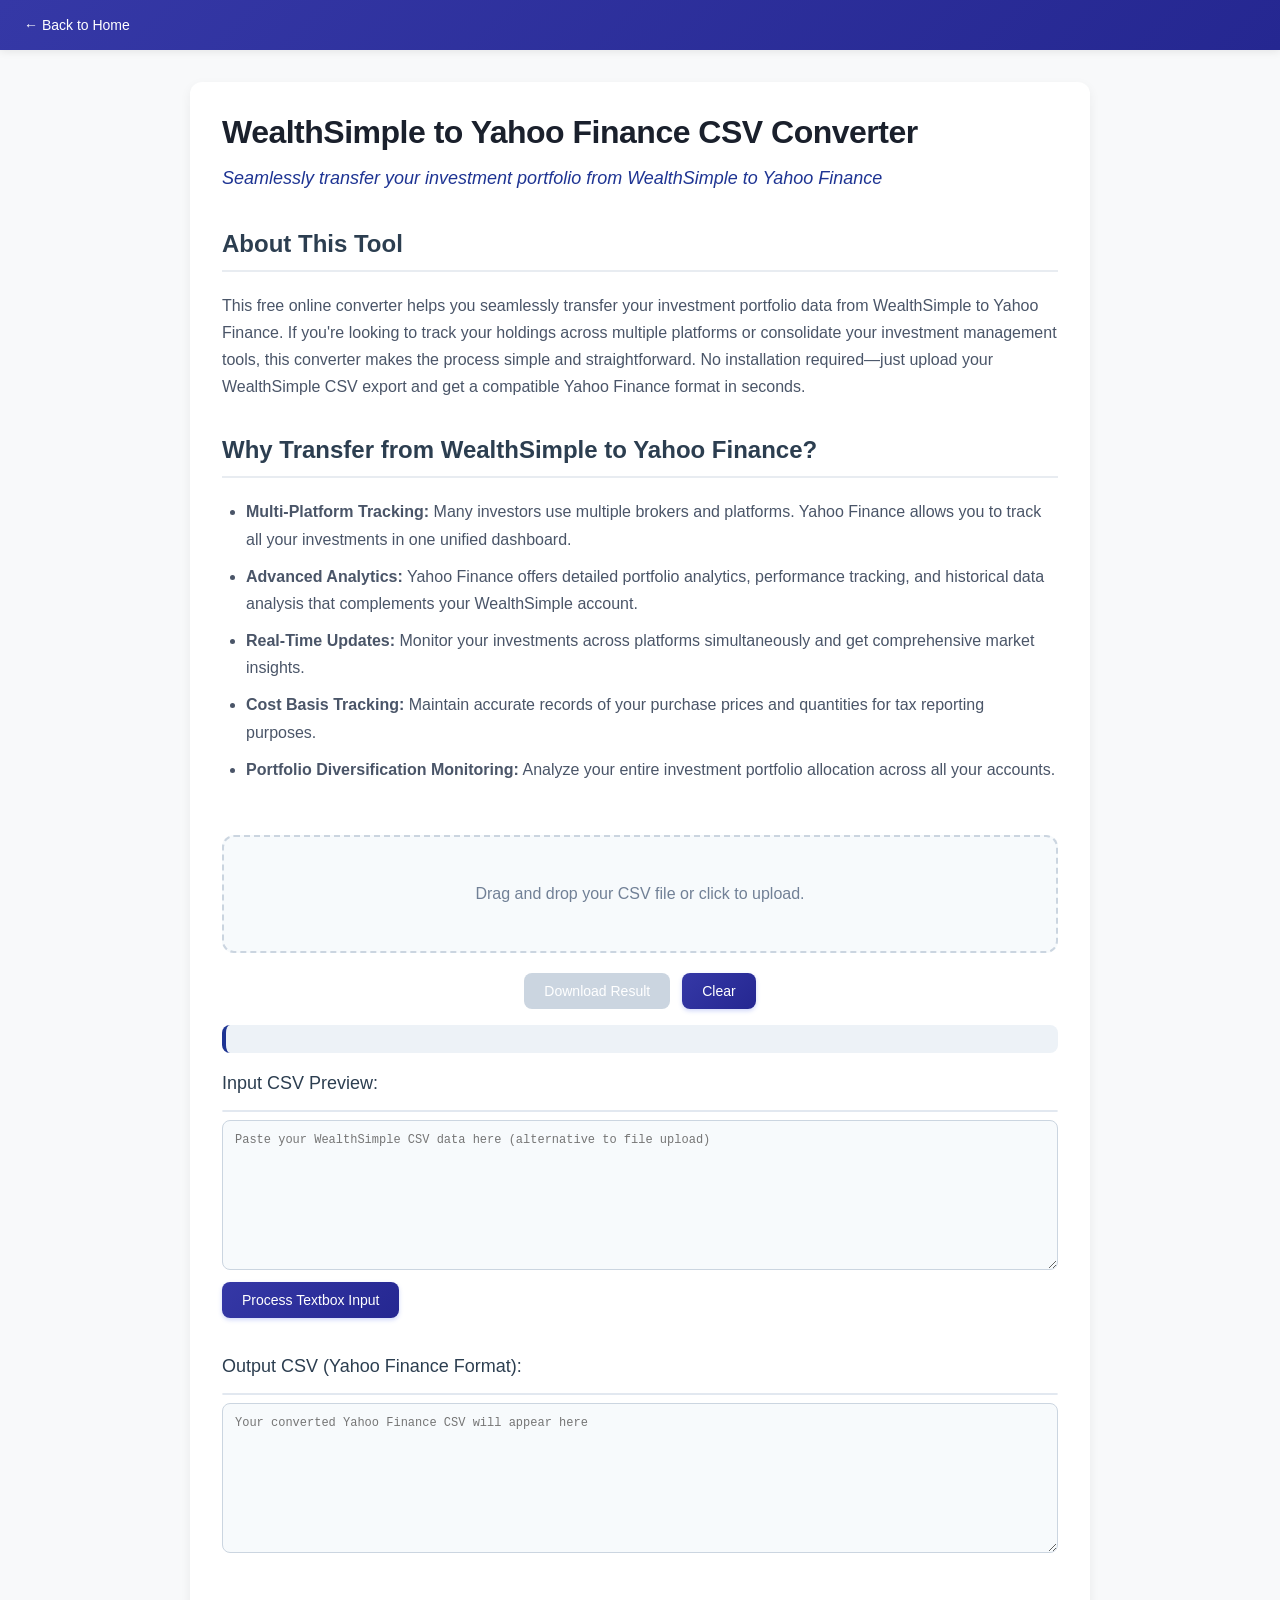
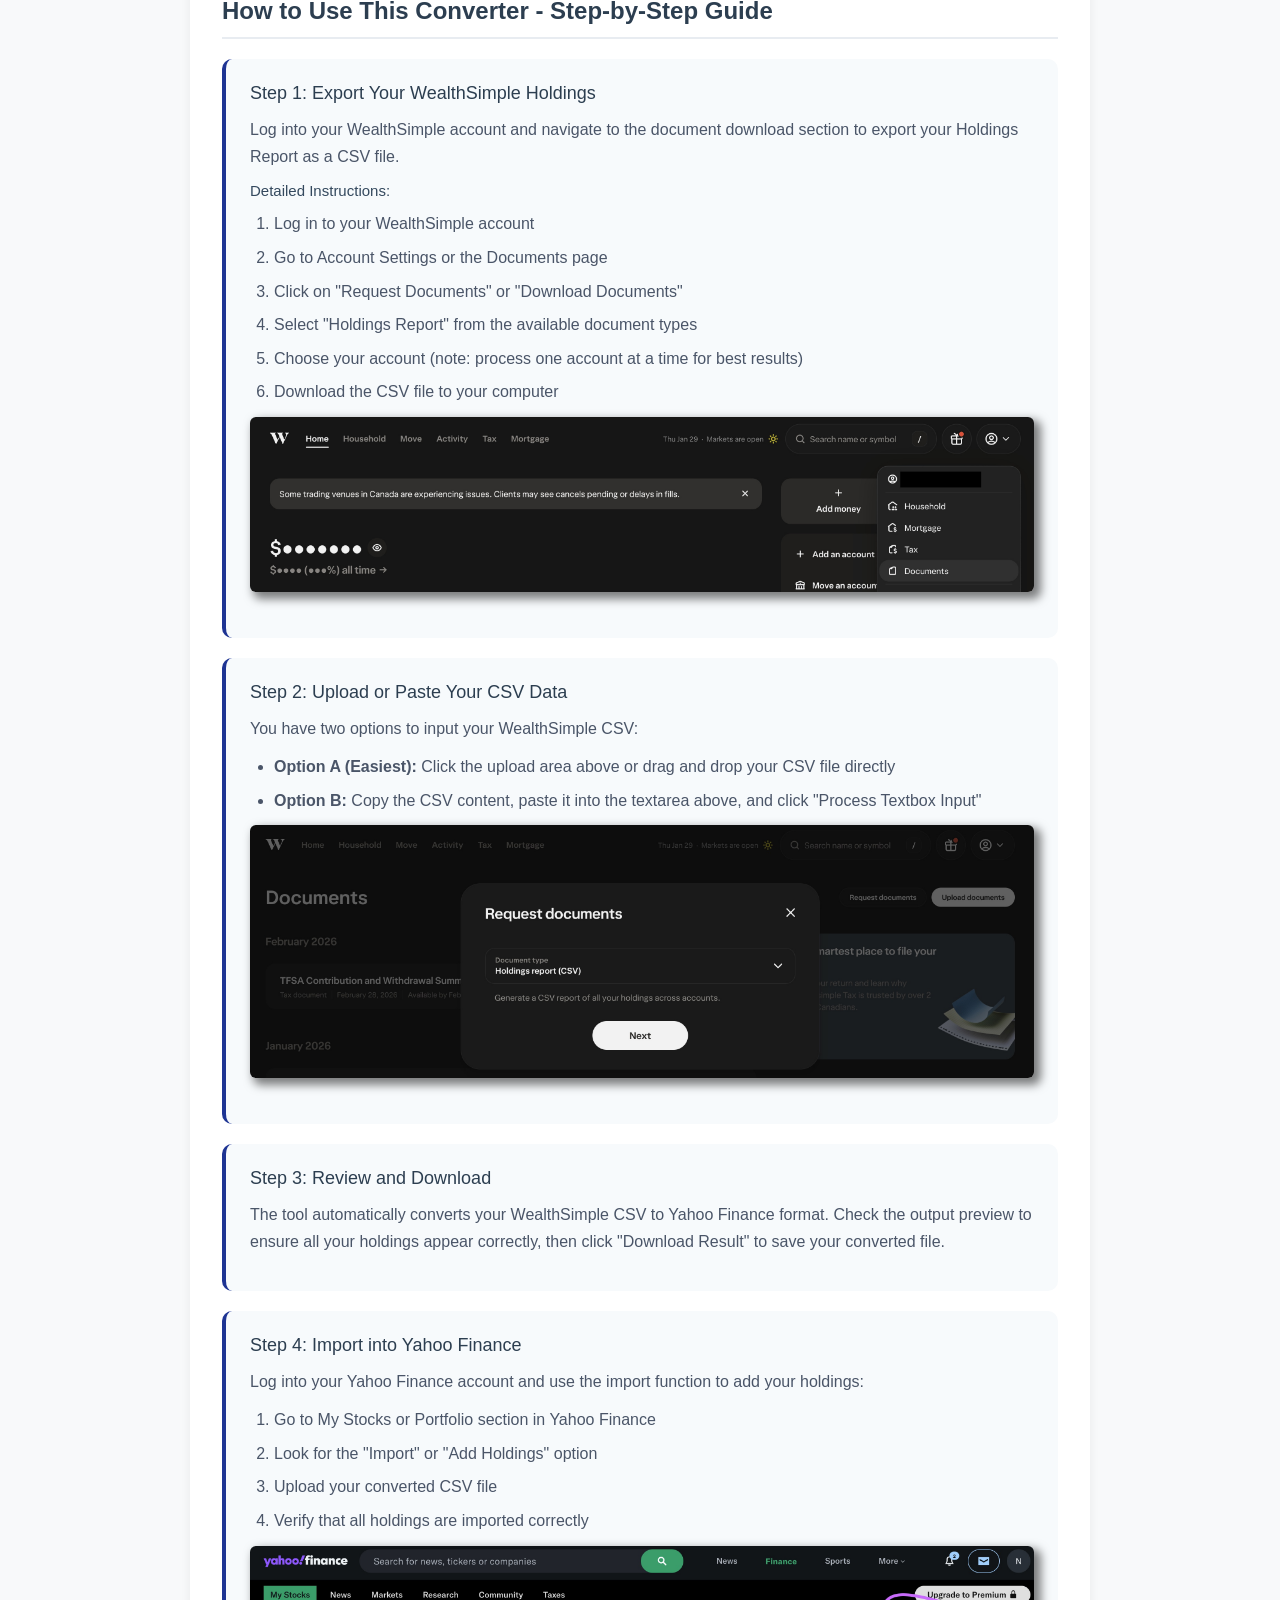
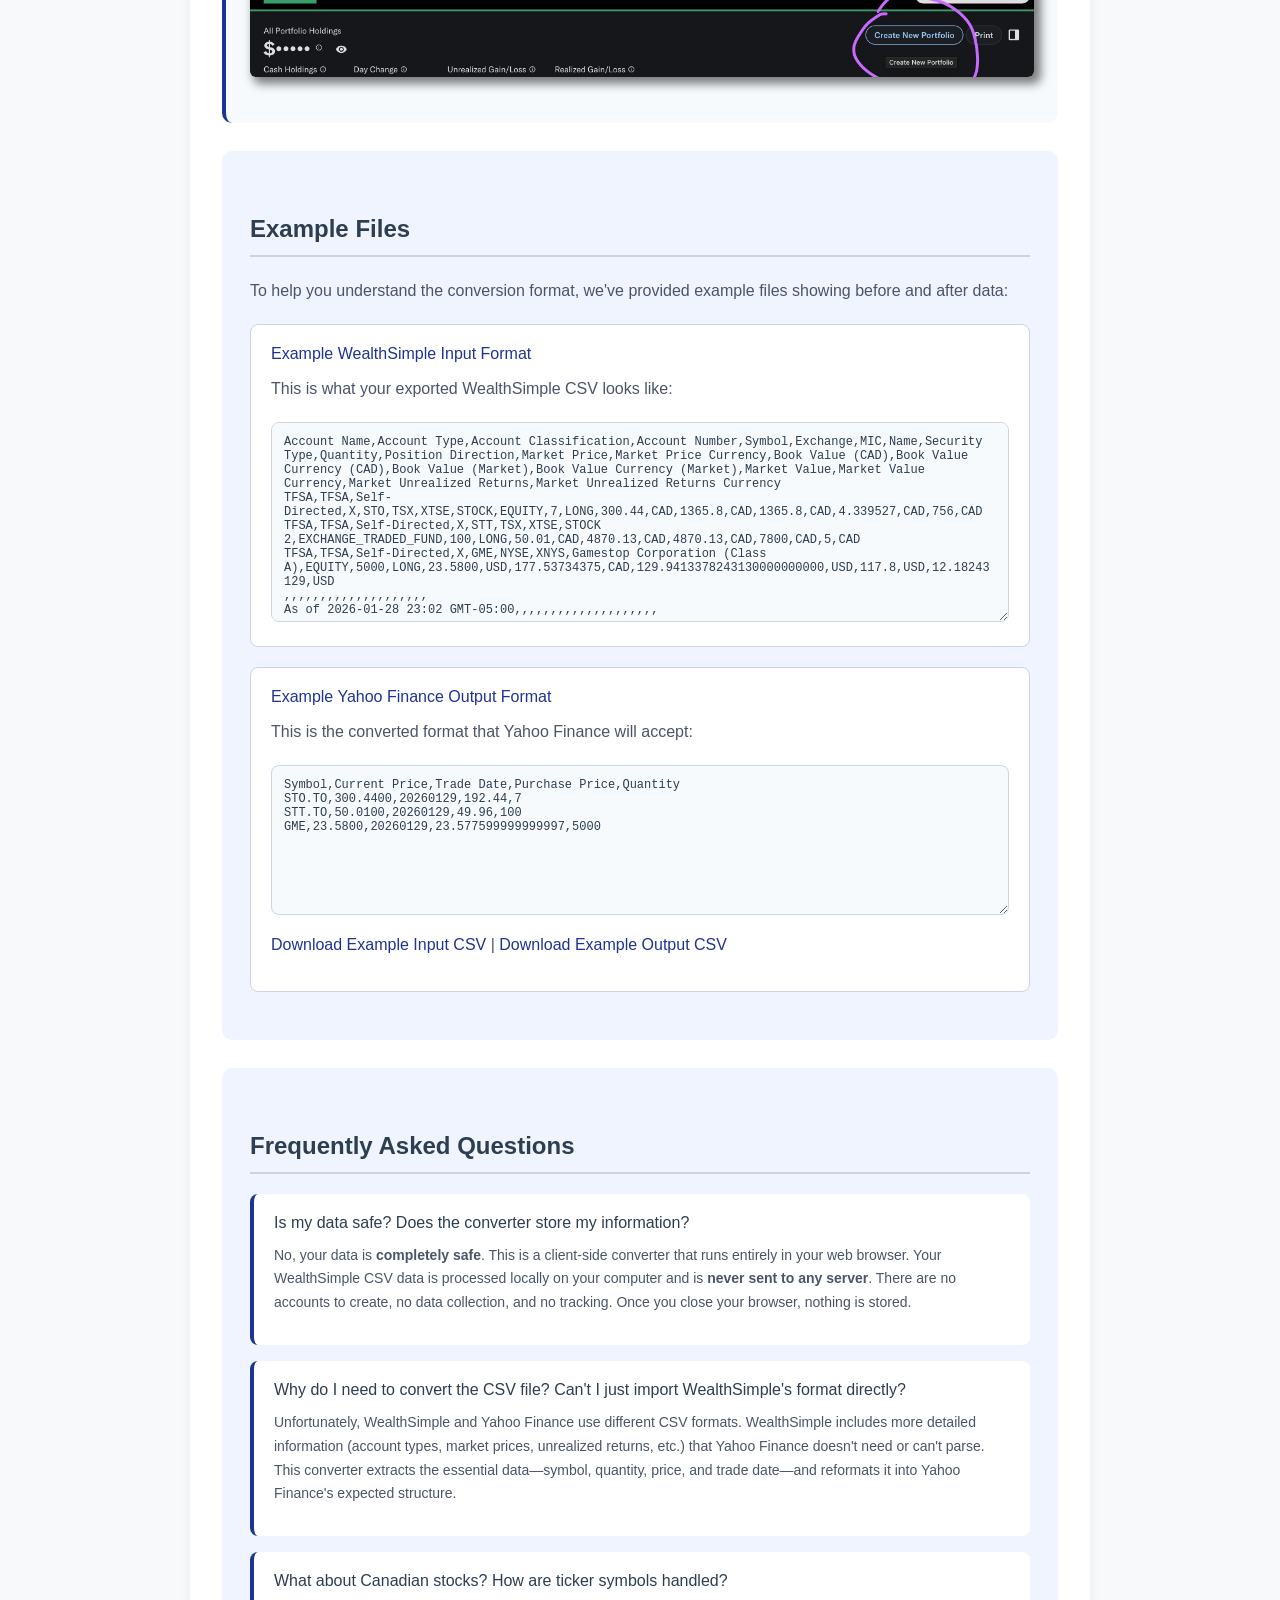
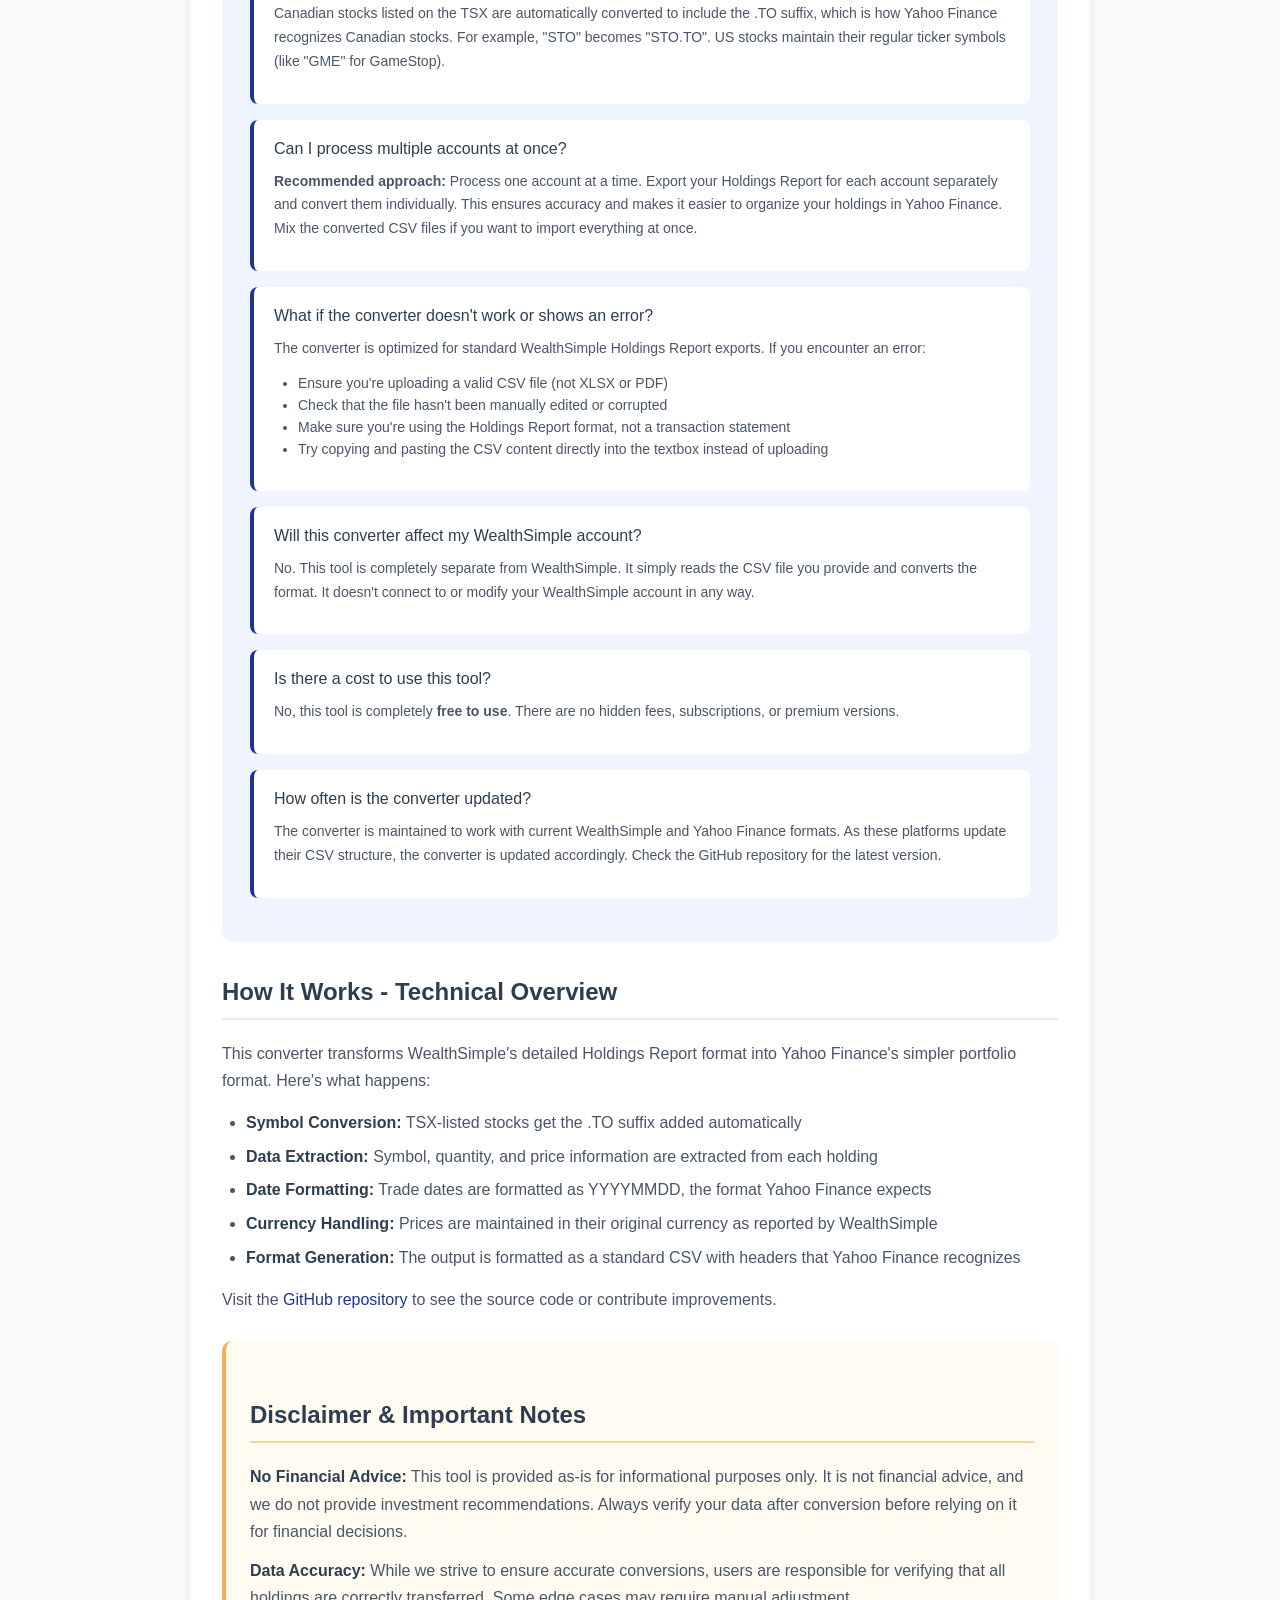
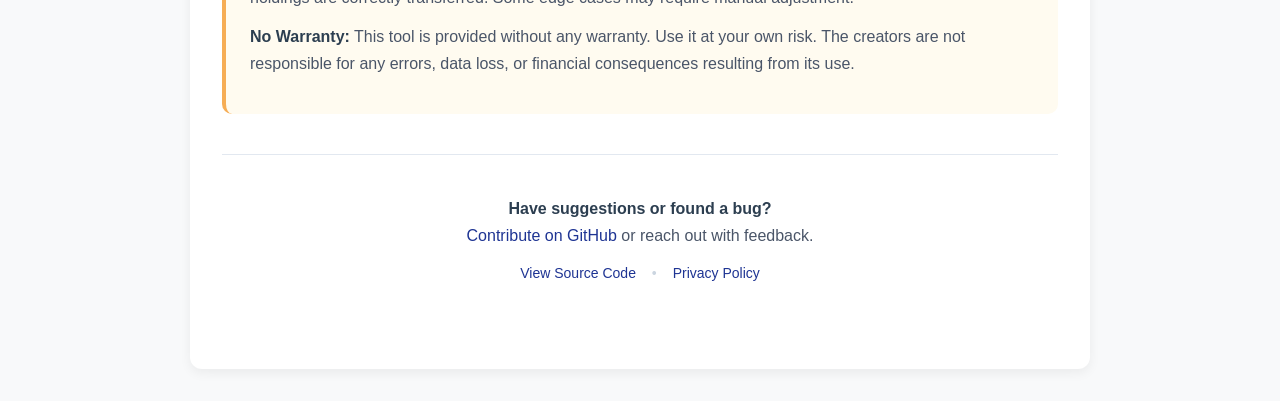
<file: index.html>
<!doctype html>
<html lang="en">
<head>
  <link rel="stylesheet" href="styles.css">
  <link rel="icon" type="image/png" href="favicon/" sizes="96x96" />
  <link rel="icon" type="image/svg+xml" href="favicon/favicon.svg" />
  <link rel="shortcut icon" href="favicon/" />
  <link rel="apple-touch-icon" sizes="180x180" href="favicon/" />
  <link rel="manifest" href="favicon/" />
  <meta name="google-adsense-account" content="ca-pub-1906901233572859">
  <meta charset="utf-8">
  <meta name="description" content="Free tool to convert WealthSimple CSV exports to Yahoo Finance compatible format. Easily transfer your investment portfolio data from WealthSimple to Yahoo Finance for portfolio tracking and analysis.">
  <meta name="keywords" content="WealthSimple, Yahoo Finance, CSV converter, portfolio transfer, investment tracking">
  <meta name="viewport" content="width=device-width,initial-scale=1">
  <title>WealthSimple to Yahoo Finance CSV Converter - Free Online Tool</title>

</head>
<body>
  <nav class="navbar">
    <a href="https://desanto.ca">← Back to Home</a>
  </nav>
  
  <div class="container">
    <h1>WealthSimple to Yahoo Finance CSV Converter</h1>
    <p class="tagline">Seamlessly transfer your investment portfolio from WealthSimple to Yahoo Finance</p>
    <section class="content-intro">
      <h2>About This Tool</h2>
      <p>
        This free online converter helps you seamlessly transfer your investment portfolio data from WealthSimple to Yahoo Finance. 
        If you're looking to track your holdings across multiple platforms or consolidate your investment management tools, this 
        converter makes the process simple and straightforward. No installation required—just upload your WealthSimple CSV export 
        and get a compatible Yahoo Finance format in seconds.
      </p>
    </section>

    <section class="why-section">
      <h2>Why Transfer from WealthSimple to Yahoo Finance?</h2>
      <ul>
        <li><strong>Multi-Platform Tracking:</strong> Many investors use multiple brokers and platforms. Yahoo Finance allows you to track all your investments in one unified dashboard.</li>
        <li><strong>Advanced Analytics:</strong> Yahoo Finance offers detailed portfolio analytics, performance tracking, and historical data analysis that complements your WealthSimple account.</li>
        <li><strong>Real-Time Updates:</strong> Monitor your investments across platforms simultaneously and get comprehensive market insights.</li>
        <li><strong>Cost Basis Tracking:</strong> Maintain accurate records of your purchase prices and quantities for tax reporting purposes.</li>
        <li><strong>Portfolio Diversification Monitoring:</strong> Analyze your entire investment portfolio allocation across all your accounts.</li>
      </ul>
    </section>

    <div class="controls">
      <input type="file" id="fileInput" accept=".csv,text/csv" />
    </div>

    <button id="uploadBtn" class="drop-zone"><div id="dropZone" class="real-drop-zone">Drag and drop your CSV file or click to upload.</div></button>
    <div class="bottom-buttons">
        <button id="downloadBtn" class="btn" disabled>Download Result</button>
        <button id="clearBtn" class="btn">Clear</button>
    </div>

    <div id="message" class="message"></div>
    <h3>Input CSV Preview:</h3>
    <div id="tableWrap" class="table-wrap"></div>

    <textarea id="csvInput" class="csv-copy" placeholder="Paste your WealthSimple CSV data here (alternative to file upload)" style="width:100%; height:150px; margin-top:8px;"></textarea>
    <button id="processBtn" class="btn" style="margin-top:8px;">Process Textbox Input</button> <br><br>
    
    <h3>Output CSV (Yahoo Finance Format):</h3>
    <div id="tableWrapOutput" class="table-wrap"></div>

    <textarea id="csvCopy" class="csv-copy" placeholder="Your converted Yahoo Finance CSV will appear here" style="width:100%; height:150px; margin-top:8px;" readonly></textarea>

    <section class="how-to-section">
      <h2>How to Use This Converter - Step-by-Step Guide</h2>
      
      <div class="steps">
        <div class="step">
          <h3>Step 1: Export Your WealthSimple Holdings</h3>
          <p>Log into your WealthSimple account and navigate to the document download section to export your Holdings Report as a CSV file.</p>
          <h4>Detailed Instructions:</h4>
          <ol>
            <li>Log in to your WealthSimple account</li>
            <li>Go to Account Settings or the Documents page</li>
            <li>Click on "Request Documents" or "Download Documents"</li>
            <li>Select "Holdings Report" from the available document types</li>
            <li>Choose your account (note: process one account at a time for best results)</li>
            <li>Download the CSV file to your computer</li>
          </ol>
          <img src="images/ws-step1.jpg" alt="WealthSimple Export" style="max-width:100%; height:auto; border-radius:6px; box-shadow: 5px 5px 10px 2px rgba(0, 0, 0, 0.5);"><br><br>
        </div>

        <div class="step">
          <h3>Step 2: Upload or Paste Your CSV Data</h3>
          <p>You have two options to input your WealthSimple CSV:</p>
          <ul>
            <li><strong>Option A (Easiest):</strong> Click the upload area above or drag and drop your CSV file directly</li>
            <li><strong>Option B:</strong> Copy the CSV content, paste it into the textarea above, and click "Process Textbox Input"</li>
          </ul>
          <img src="images/ws-step2.jpg" alt="WealthSimple Export Options" style="max-width:100%; height:auto; border-radius:6px; box-shadow: 5px 5px 10px 2px rgba(0, 0, 0, 0.5);"><br><br>
        </div>

        <div class="step">
          <h3>Step 3: Review and Download</h3>
          <p>The tool automatically converts your WealthSimple CSV to Yahoo Finance format. Check the output preview to ensure all your holdings appear correctly, then click "Download Result" to save your converted file.</p>
        </div>

        <div class="step">
          <h3>Step 4: Import into Yahoo Finance</h3>
          <p>Log into your Yahoo Finance account and use the import function to add your holdings:</p>
          <ol>
            <li>Go to My Stocks or Portfolio section in Yahoo Finance</li>
            <li>Look for the "Import" or "Add Holdings" option</li>
            <li>Upload your converted CSV file</li>
            <li>Verify that all holdings are imported correctly</li>
          </ol>
          <img src="images/ws-step3.jpg" alt="Yahoo Finance Import" style="max-width:100%; height:auto; border-radius:6px; box-shadow: 5px 5px 10px 2px rgba(0, 0, 0, 0.5);"><br><br>
        </div>
      </div>
    </section>

    <section class="examples-section">
      <h2>Example Files</h2>
      <p>To help you understand the conversion format, we've provided example files showing before and after data:</p>
      
      <div class="example-box">
        <h3>Example WealthSimple Input Format</h3>
        <p>This is what your exported WealthSimple CSV looks like:</p>
        <textarea style="width:100%; height:200px; margin-top:8px;" readonly>Account Name,Account Type,Account Classification,Account Number,Symbol,Exchange,MIC,Name,Security Type,Quantity,Position Direction,Market Price,Market Price Currency,Book Value (CAD),Book Value Currency (CAD),Book Value (Market),Book Value Currency (Market),Market Value,Market Value Currency,Market Unrealized Returns,Market Unrealized Returns Currency
TFSA,TFSA,Self-Directed,X,STO,TSX,XTSE,STOCK,EQUITY,7,LONG,300.44,CAD,1365.8,CAD,1365.8,CAD,4.339527,CAD,756,CAD
TFSA,TFSA,Self-Directed,X,STT,TSX,XTSE,STOCK 2,EXCHANGE_TRADED_FUND,100,LONG,50.01,CAD,4870.13,CAD,4870.13,CAD,7800,CAD,5,CAD
TFSA,TFSA,Self-Directed,X,GME,NYSE,XNYS,Gamestop Corporation (Class A),EQUITY,5000,LONG,23.5800,USD,177.53734375,CAD,129.9413378243130000000000,USD,117.8,USD,12.18243129,USD
,,,,,,,,,,,,,,,,,,,,
As of 2026-01-28 23:02 GMT-05:00,,,,,,,,,,,,,,,,,,,,</textarea>
      </div>

      <div class="example-box">
        <h3>Example Yahoo Finance Output Format</h3>
        <p>This is the converted format that Yahoo Finance will accept:</p>
        <textarea style="width:100%; height:150px; margin-top:8px;" readonly>Symbol,Current Price,Trade Date,Purchase Price,Quantity
STO.TO,300.4400,20260129,192.44,7
STT.TO,50.0100,20260129,49.96,100
GME,23.5800,20260129,23.577599999999997,5000</textarea>
        <p><a href="examples/exampleinput.csv" download>Download Example Input CSV</a> | <a href="examples/exampleoutput.csv" download>Download Example Output CSV</a></p>
      </div>
    </section>

    <section class="faq-section">
      <h2>Frequently Asked Questions</h2>
      
      <div class="faq-item">
        <h3>Is my data safe? Does the converter store my information?</h3>
        <p>
          No, your data is <strong>completely safe</strong>. This is a client-side converter that runs entirely in your web browser. 
          Your WealthSimple CSV data is processed locally on your computer and is <strong>never sent to any server</strong>. There are 
          no accounts to create, no data collection, and no tracking. Once you close your browser, nothing is stored.
        </p>
      </div>

      <div class="faq-item">
        <h3>Why do I need to convert the CSV file? Can't I just import WealthSimple's format directly?</h3>
        <p>
          Unfortunately, WealthSimple and Yahoo Finance use different CSV formats. WealthSimple includes more detailed information 
          (account types, market prices, unrealized returns, etc.) that Yahoo Finance doesn't need or can't parse. This converter 
          extracts the essential data—symbol, quantity, price, and trade date—and reformats it into Yahoo Finance's expected structure.
        </p>
      </div>

      <div class="faq-item">
        <h3>What about Canadian stocks? How are ticker symbols handled?</h3>
        <p>
          Canadian stocks listed on the TSX are automatically converted to include the .TO suffix, which is how Yahoo Finance 
          recognizes Canadian stocks. For example, "STO" becomes "STO.TO". US stocks maintain their regular ticker symbols 
          (like "GME" for GameStop).
        </p>
      </div>

      <div class="faq-item">
        <h3>Can I process multiple accounts at once?</h3>
        <p>
          <strong>Recommended approach:</strong> Process one account at a time. Export your Holdings Report for each account separately 
          and convert them individually. This ensures accuracy and makes it easier to organize your holdings in Yahoo Finance. Mix 
          the converted CSV files if you want to import everything at once.
        </p>
      </div>

      <div class="faq-item">
        <h3>What if the converter doesn't work or shows an error?</h3>
        <p>
          The converter is optimized for standard WealthSimple Holdings Report exports. If you encounter an error:
        </p>
        <ul>
          <li>Ensure you're uploading a valid CSV file (not XLSX or PDF)</li>
          <li>Check that the file hasn't been manually edited or corrupted</li>
          <li>Make sure you're using the Holdings Report format, not a transaction statement</li>
          <li>Try copying and pasting the CSV content directly into the textbox instead of uploading</li>
        </ul>
      </div>

      <div class="faq-item">
        <h3>Will this converter affect my WealthSimple account?</h3>
        <p>
          No. This tool is completely separate from WealthSimple. It simply reads the CSV file you provide and converts the format. 
          It doesn't connect to or modify your WealthSimple account in any way.
        </p>
      </div>

      <div class="faq-item">
        <h3>Is there a cost to use this tool?</h3>
        <p>
          No, this tool is completely <strong>free to use</strong>. There are no hidden fees, subscriptions, or premium versions.
        </p>
      </div>

      <div class="faq-item">
        <h3>How often is the converter updated?</h3>
        <p>
          The converter is maintained to work with current WealthSimple and Yahoo Finance formats. As these platforms update their 
          CSV structure, the converter is updated accordingly. Check the GitHub repository for the latest version.
        </p>
      </div>
    </section>

    <section class="technical-section">
      <h2>How It Works - Technical Overview</h2>
      <p>
        This converter transforms WealthSimple's detailed Holdings Report format into Yahoo Finance's simpler portfolio format. 
        Here's what happens:
      </p>
      <ul>
        <li><strong>Symbol Conversion:</strong> TSX-listed stocks get the .TO suffix added automatically</li>
        <li><strong>Data Extraction:</strong> Symbol, quantity, and price information are extracted from each holding</li>
        <li><strong>Date Formatting:</strong> Trade dates are formatted as YYYYMMDD, the format Yahoo Finance expects</li>
        <li><strong>Currency Handling:</strong> Prices are maintained in their original currency as reported by WealthSimple</li>
        <li><strong>Format Generation:</strong> The output is formatted as a standard CSV with headers that Yahoo Finance recognizes</li>
      </ul>
      <p>Visit the <a href="https://github.com/ndesanto/wealthsimple-yahoo-export-conversion" target="_blank">GitHub repository</a> 
      to see the source code or contribute improvements.</p>
    </section>

    <section class="disclaimer-section">
      <h2>Disclaimer & Important Notes</h2>
      <p>
        <strong>No Financial Advice:</strong> This tool is provided as-is for informational purposes only. It is not financial advice, 
        and we do not provide investment recommendations. Always verify your data after conversion before relying on it for financial decisions.
      </p>
      <p>
        <strong>Data Accuracy:</strong> While we strive to ensure accurate conversions, users are responsible for verifying that all 
        holdings are correctly transferred. Some edge cases may require manual adjustment.
      </p>
      <p>
        <strong>No Warranty:</strong> This tool is provided without any warranty. Use it at your own risk. The creators are not 
        responsible for any errors, data loss, or financial consequences resulting from its use.
      </p>
    </section>

    <section class="footer-section">
      <p style="text-align:center;">
        <strong>Have suggestions or found a bug?</strong><br>
        <a href="https://github.com/ndesanto/wealthsimple-yahoo-export-conversion" target="_blank">Contribute on GitHub</a> or 
        reach out with feedback.
      </p>
      <div class="footer-links">
        <a target="_blank" href="https://github.com/ndesanto/wealthsimple-yahoo-export-conversion">View Source Code</a>
        <span>•</span>
        <a href="privacy.html">Privacy Policy</a>
      </div>
    </section>
  </div>


  <script type="module" src="script.js"></script>

  <script type="application/ld+json">
  {
    "@context": "https://schema.org",
    "@type": "WebApplication",
    "name": "WealthSimple to Yahoo Finance CSV Converter",
    "description": "Free tool to convert WealthSimple CSV exports to Yahoo Finance compatible format. Easily transfer your investment portfolio data.",
    "url": "https://desanto.ca/wealthsimple-yahoo-export-conversion",
    "applicationCategory": "FinanceApplication",
    "offers": {
      "@type": "Offer",
      "price": "0",
      "priceCurrency": "CAD"
    }
  }
  </script>
</body>
</html>
</file>
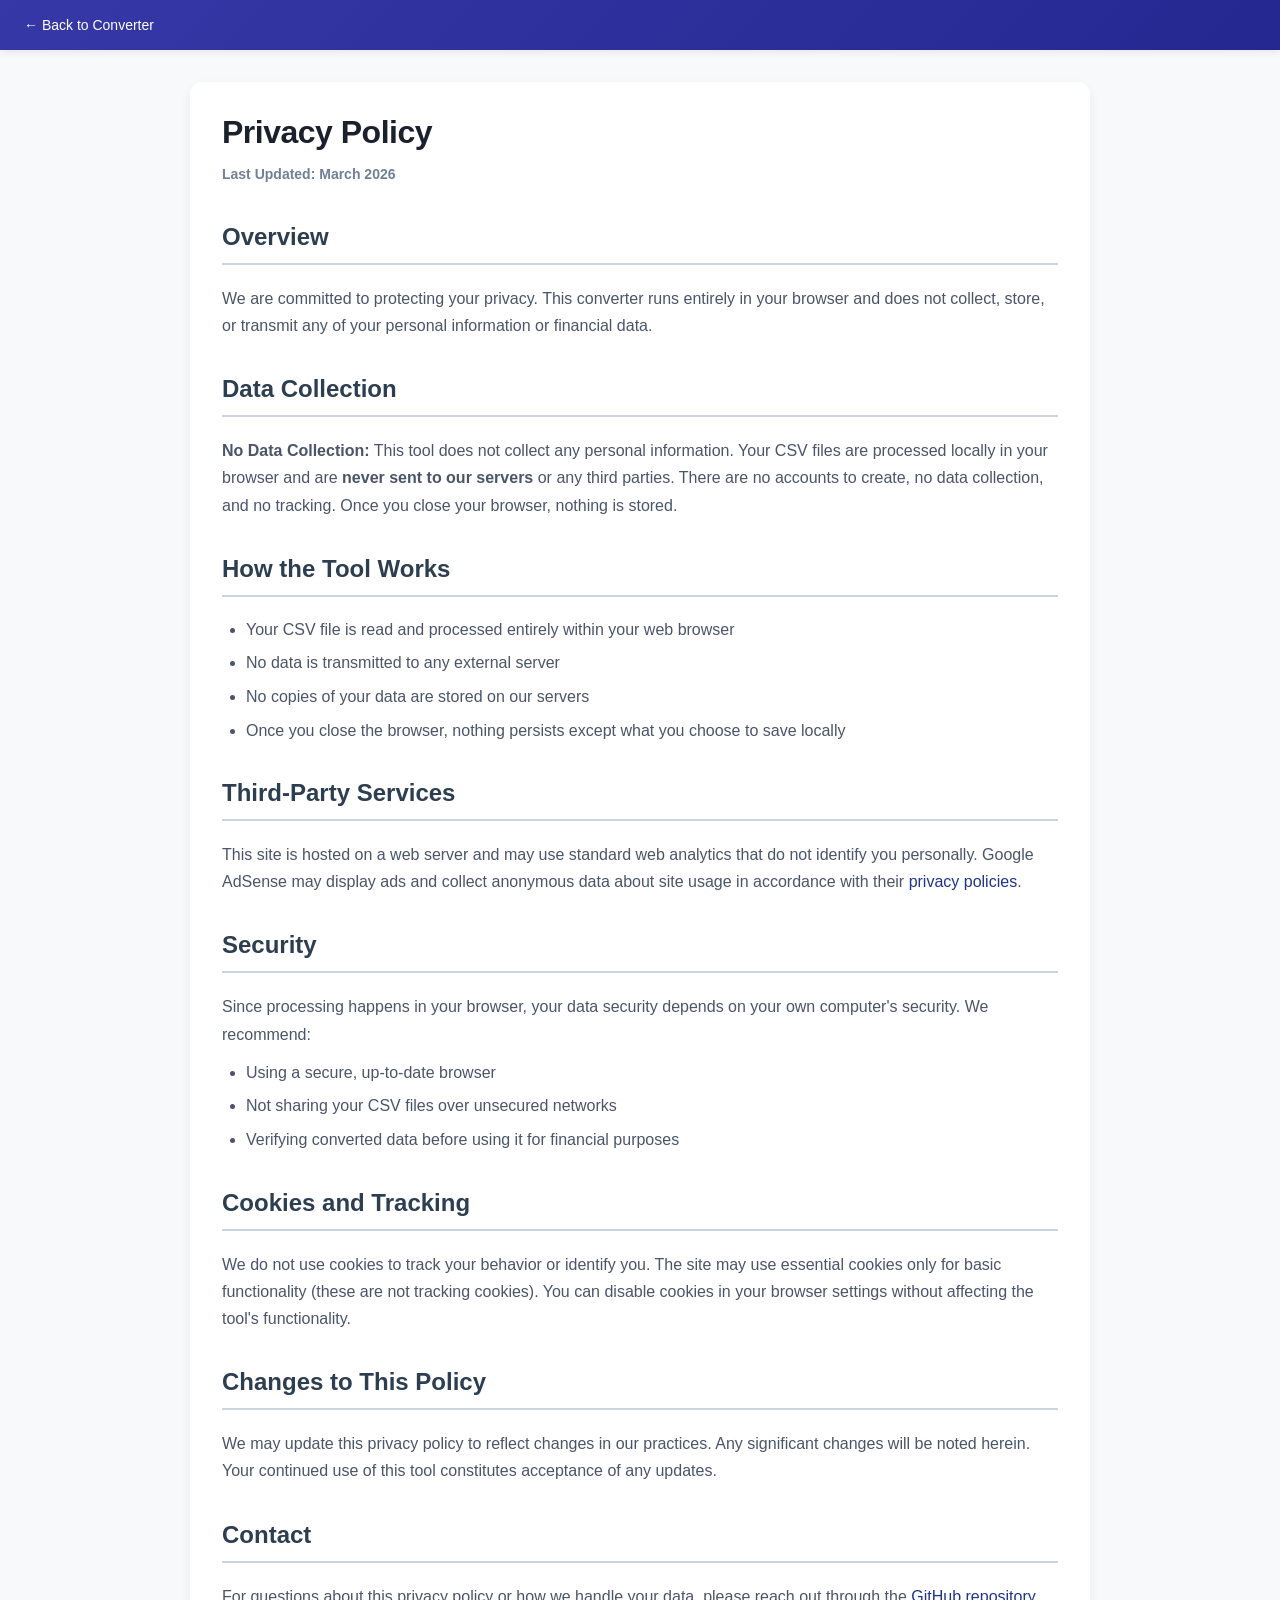
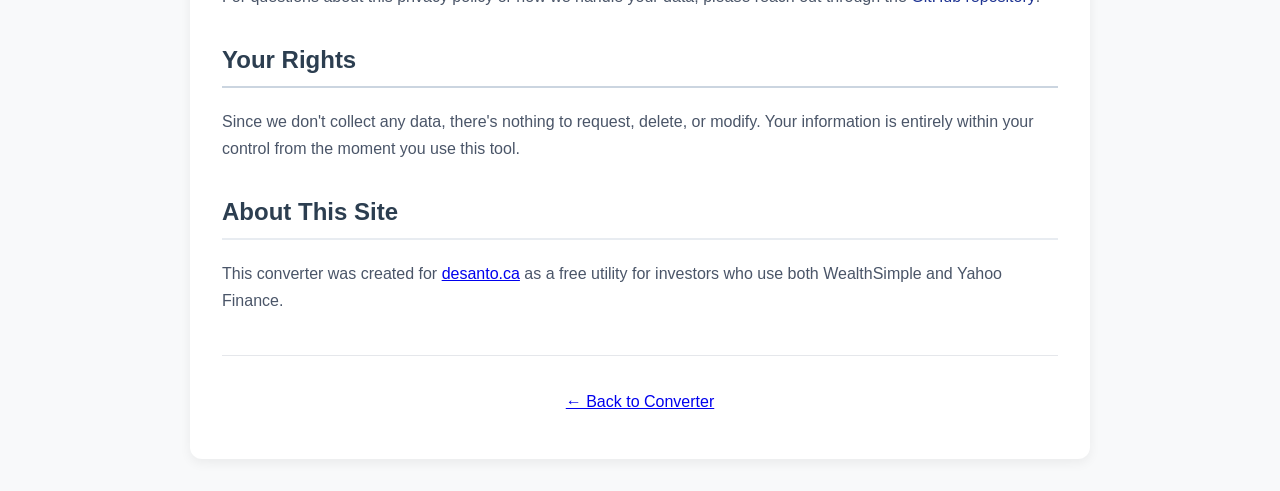
<file: privacy.html>
<!doctype html>
<html lang="en">
<head>
  <link rel="stylesheet" href="styles.css">
  <link rel="icon" type="image/png" href="favicon/" sizes="96x96" />
  <link rel="icon" type="image/svg+xml" href="favicon/favicon.svg" />
  <link rel="shortcut icon" href="favicon/" />
  <link rel="apple-touch-icon" sizes="180x180" href="favicon/" />
  <link rel="manifest" href="favicon/" />
  <meta name="google-adsense-account" content="ca-pub-1906901233572859">
  <meta charset="utf-8">
  <meta name="description" content="Privacy policy for WealthSimple to Yahoo Finance CSV Converter tool. Learn how we protect your data.">
  <meta name="viewport" content="width=device-width,initial-scale=1">
  <title>Privacy Policy - WealthSimple to Yahoo Finance CSV Converter</title>
</head>
<body>
  <nav class="navbar">
    <a href="./">← Back to Converter</a>
  </nav>
  
  <div class="container">
    <h1>Privacy Policy</h1>
    <p class="last-updated"><strong>Last Updated: March 2026</strong></p>
    
    <section class="privacy-policy-section">
      <h2>Overview</h2>
      <p>
        We are committed to protecting your privacy. This converter runs entirely in your browser and does not collect, store, 
        or transmit any of your personal information or financial data.
      </p>

      <h2>Data Collection</h2>
      <p>
        <strong>No Data Collection:</strong> This tool does not collect any personal information. Your CSV files are processed 
        locally in your browser and are <strong>never sent to our servers</strong> or any third parties. There are 
        no accounts to create, no data collection, and no tracking. Once you close your browser, nothing is stored.
      </p>

      <h2>How the Tool Works</h2>
      <ul>
        <li>Your CSV file is read and processed entirely within your web browser</li>
        <li>No data is transmitted to any external server</li>
        <li>No copies of your data are stored on our servers</li>
        <li>Once you close the browser, nothing persists except what you choose to save locally</li>
      </ul>

      <h2>Third-Party Services</h2>
      <p>
        This site is hosted on a web server and may use standard web analytics that do not identify you personally. Google AdSense 
        may display ads and collect anonymous data about site usage in accordance with their <a href="https://policies.google.com/privacy" target="_blank">privacy policies</a>.
      </p>

      <h2>Security</h2>
      <p>
        Since processing happens in your browser, your data security depends on your own computer's security. We recommend:
      </p>
      <ul>
        <li>Using a secure, up-to-date browser</li>
        <li>Not sharing your CSV files over unsecured networks</li>
        <li>Verifying converted data before using it for financial purposes</li>
      </ul>

      <h2>Cookies and Tracking</h2>
      <p>
        We do not use cookies to track your behavior or identify you. The site may use essential cookies only for basic functionality 
        (these are not tracking cookies). You can disable cookies in your browser settings without affecting the tool's functionality.
      </p>

      <h2>Changes to This Policy</h2>
      <p>
        We may update this privacy policy to reflect changes in our practices. Any significant changes will be noted herein. 
        Your continued use of this tool constitutes acceptance of any updates.
      </p>

      <h2>Contact</h2>
      <p>
        For questions about this privacy policy or how we handle your data, please reach out through the 
        <a href="https://github.com/ndesanto/wealthsimple-yahoo-export-conversion" target="_blank">GitHub repository</a>.
      </p>

      <h2>Your Rights</h2>
      <p>
        Since we don't collect any data, there's nothing to request, delete, or modify. Your information is entirely within your control 
        from the moment you use this tool.
      </p>
    </section>

    <h2>About This Site</h2>
<p>This converter was created for
<a href="https://desanto.ca">desanto.ca</a> as a free utility 
for investors who use both WealthSimple and Yahoo Finance.</p>

    <div style="text-align:center; margin-top:40px; padding-top:20px; border-top:1px solid #e5e7eb;">
      <p><a href="./">← Back to Converter</a></p>
    </div>
  </div>

  <script type="application/ld+json">
  {
    "@context": "https://schema.org",
    "@type": "WebPage",
    "name": "Privacy Policy",
    "url": "https://desanto.ca/wealthsimple-yahoo-export-conversion/privacy.html"
  }
  </script>
</body>
</html>
</file>
<file: styles.css>
*{box-sizing:border-box;font-family:-apple-system, BlinkMacSystemFont, 'Segoe UI', 'Roboto', 'Oxygen', 'Ubuntu', 'Cantarell', sans-serif}
body{margin:0;background:#f8f9fa;color:#2c3e50;}

/* Navigation */
.navbar{background:linear-gradient(135deg, #3538a6 0%, #252791 100%);padding:16px 0;box-shadow:0 2px 8px rgba(0, 0, 0, 0.08);position:sticky;top:0;z-index:100}
.navbar a{color:#fff;text-decoration:none;font-weight:500;padding:0 24px;display:inline-block;font-size:14px;transition:opacity 0.2s}
.navbar a:hover{opacity:0.9}

/* Container */
.container{max-width:900px;margin:32px auto;padding:32px;background:#fff;border-radius:12px;box-shadow:0 4px 12px rgba(0, 0, 0, 0.06)}

/* Typography */
h1{margin:0 0 12px;font-size:32px;color:#1a202c;font-weight:600;letter-spacing:-0.5px}
h2{margin:36px 0 20px;font-size:24px;color:#2c3e50;border-bottom:2px solid #e8ecf1;padding-bottom:12px;font-weight:600}
h3{margin:20px 0 12px;font-size:18px;color:#2c3e50;font-weight:500}
h4{margin:12px 0 8px;font-size:15px;color:#34495e;font-weight:500}
p{line-height:1.7;color:#4a5568;margin:12px 0}

.tagline{font-size:18px;color:#1e3493;margin:0 0 28px;font-style:italic;font-weight:500}
.last-updated{color:#718096;font-size:14px;margin-bottom:24px}

section{margin:28px 0}

/* Buttons */
.btn{display:inline-block;padding:10px 20px;background:linear-gradient(135deg, #3538a6 0%, #252791 100%);;color:#fff;border:none;border-radius:8px;cursor:pointer;font-size:14px;font-weight:500;transition:all 0.3s ease;box-shadow:0 2px 4px rgba(102, 126, 234, 0.3)}
.btn:hover{transform:translateY(-1px);box-shadow:0 4px 8px rgba(102, 126, 234, 0.4)}
.btn:active{transform:translateY(0)}
.btn:disabled{background:#cbd5e0;cursor:not-allowed;box-shadow:none;transform:none}

/* Controls */
.controls{display:flex;gap:12px;align-items:center;margin:24px 0;flex-wrap:wrap}
input[type=file]{display:none}

/* Drop Zone */
.drop-zone{display:flex;justify-content:center;border:2px dashed #cbd5e0;padding:0;text-align:center;color:#718096;border-radius:12px;background:#f7fafc;transition:all 0.3s ease;margin:12px 0;cursor:pointer;width:100%}
.drop-zone:hover{border-color:#1e3493;background:#f0f4ff}
.real-drop-zone{padding:48px 24px;font-size:16px;cursor:pointer;font-weight:500}

/* Messages */
.message{margin-top:16px;color:#2c3e50;padding:14px 16px;background:#edf2f7;border-radius:8px;border-left:4px solid #1e3493;font-size:14px}

/* Tables */
.table-wrap{margin-top:16px;overflow:auto;border-radius:8px;border:1px solid #e2e8f0}
table{width:100%;border-collapse:collapse;display:block;height:250px;overflow:auto;background:#fff}
th,td{padding:10px 12px;border:1px solid #e2e8f0;text-align:left;font-size:13px;color:#4a5568}
th{background:#f7fafc;font-weight:600;color:#2c3e50;border-bottom:2px solid #e2e8f0}

/* Bottom Buttons */
.bottom-buttons{display:flex;gap:12px;justify-content:center;margin-top:20px;flex-wrap:wrap}

/* Content Sections */
.content-intro, .why-section{padding:0;background:transparent}
.content-intro p, .why-section p{color:#4a5568;line-height:1.7}

.why-section ul{margin:16px 0;padding-left:24px}
.why-section li{margin:10px 0;line-height:1.7;color:#4a5568}

/* Steps */
.how-to-section{margin-top:40px}
.steps{display:flex;flex-direction:column;gap:20px}
.step{padding:24px;background:#f7fafc;border-radius:10px;border-left:4px solid #1e3493;transition:all 0.3s ease}
.step:hover{box-shadow:0 4px 12px rgba(0, 0, 0, 0.08)}
.step h3{margin-top:0;color:#2c3e50}
.step ol, .step ul{margin:12px 0;padding-left:24px;color:#4a5568}
.step li{margin:8px 0;line-height:1.6}
.step img{transition:transform 0.3s ease}
.step img:hover{transform:scale(1.02)}

/* Examples Section */
.examples-section{background:#f0f4ff;padding:28px;border-radius:10px}
.examples-section h2{border-color:#cbd5e0;color:#2c3e50}
.example-box{margin:20px 0;padding:20px;background:#fff;border:1px solid #cbd5e0;border-radius:8px;transition:all 0.3s ease}
.example-box:hover{box-shadow:0 4px 12px rgba(102, 126, 234, 0.1)}
.example-box h3{margin-top:0;color:#1e3493;font-size:16px}
.example-box p{margin:12px 0;color:#4a5568}
.example-box a{color:#1e3493;text-decoration:none;font-weight:500}
.example-box a:hover{text-decoration:underline}

/* FAQ Section */
.faq-section{background:#f0f4ff;padding:28px;border-radius:10px}
.faq-section h2{border-color:#cbd5e0}
.faq-item{margin:16px 0;padding:20px;background:#fff;border-radius:8px;border-left:4px solid #1e3493;transition:all 0.3s ease}
.faq-item:hover{box-shadow:0 4px 12px rgba(102, 126, 234, 0.1)}
.faq-item h3{margin-top:0;color:#2c3e50;font-size:16px}
.faq-item p{margin:10px 0;color:#4a5568;font-size:14px}
.faq-item ul{padding-left:24px;color:#4a5568;font-size:14px}
.faq-item li{margin:6px 0}

/* Technical Section */
.technical-section ul{padding-left:24px;color:#4a5568}
.technical-section li{margin:8px 0;line-height:1.6}
.technical-section strong{color:#2c3e50}
.technical-section a{color:#1e3493;text-decoration:none;font-weight:500}
.technical-section a:hover{text-decoration:underline}

/* Disclaimer */
.disclaimer-section{background:#fffbf0;padding:24px;border-radius:10px;border-left:4px solid #f6ad55}
.disclaimer-section h2{border-color:#fbd38d;color:#2c3e50}
.disclaimer-section p{margin:12px 0;color:#4a5568;line-height:1.7}
.disclaimer-section strong{color:#2c3e50}

/* Footer */
.footer-section{text-align:center;padding:28px 0;border-top:1px solid #e2e8f0;margin-top:40px}
.footer-section p{margin:12px 0;color:#4a5568}
.footer-section strong{color:#2c3e50}
.footer-section a{color:#1e3493;text-decoration:none;font-weight:500;transition:color 0.2s}
.footer-section a:hover{color:#764ba2;text-decoration:underline}

.footer-links{margin-top:16px;font-size:14px}
.footer-links a{margin:0 8px;color:#1e3493}
.footer-links span{color:#cbd5e0;margin:0 4px}
.footer-links a:first-child{margin-left:0}
.footer-links a:last-child{margin-right:0}

/* Privacy Policy Section */
.privacy-policy-section h2{border-color:#cbd5e0}
.privacy-policy-section h3{color:#2c3e50;border-bottom:1px solid #e2e8f0;padding-bottom:8px}
.privacy-policy-section ul{padding-left:24px;margin:12px 0;color:#4a5568}
.privacy-policy-section li{margin:8px 0;line-height:1.6}
.privacy-policy-section p{color:#4a5568;line-height:1.7}
.privacy-policy-section a{color:#1e3493;text-decoration:none;font-weight:500}
.privacy-policy-section a:hover{text-decoration:underline}

/* Text Area */
textarea{border:1px solid #cbd5e0;border-radius:8px;padding:12px;font-family:monospace;font-size:12px;background:#f7fafc;color:#2c3e50;resize:vertical;transition:border-color 0.2s}
textarea:focus{outline:none;border-color:#1e3493;background:#fff;box-shadow:0 0 0 3px rgba(102, 126, 234, 0.1)}
textarea:disabled{background:#edf2f7;cursor:not-allowed}

/* Responsive */
@media(max-width:768px){
  .container{margin:16px;padding:20px}
  h1{font-size:26px}
  h2{font-size:20px}
  .steps{gap:16px}
  .footer-links{display:flex;flex-direction:column;gap:8px}
  .footer-links a{margin:0}
  .footer-links span{display:none}
}
</file>
